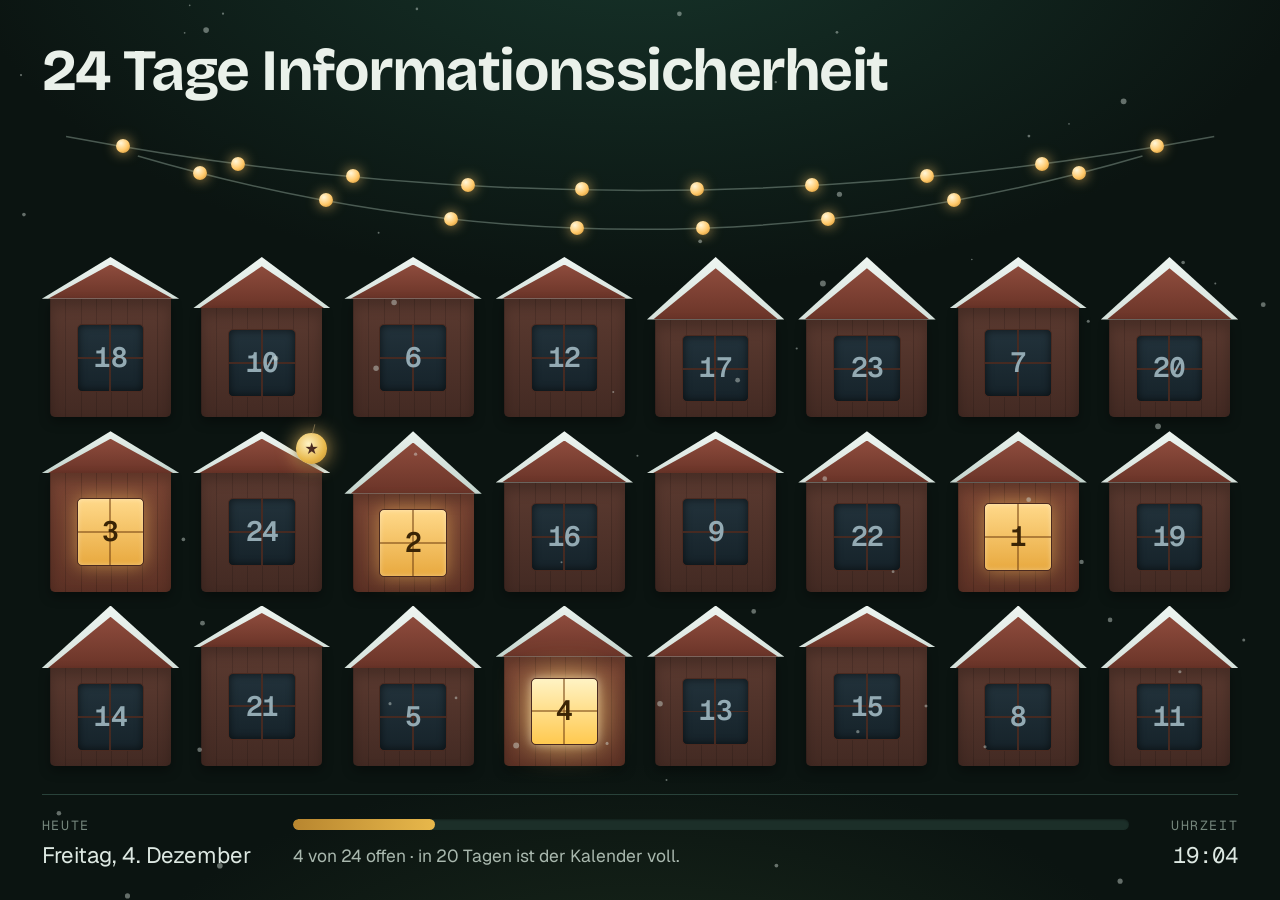
<file: index.html>
<!doctype html>
<html lang="de">
<head>
<meta charset="utf-8">
<meta name="viewport" content="width=device-width, initial-scale=1, viewport-fit=cover">
<meta name="theme-color" content="#0B1411">
<title>24 Tage Informationssicherheit</title>
<meta name="description" content="24 Tage Informationssicherheit – ein Türchen pro Tag für den Adventskalender am Infostand.">
<link rel="icon" href="data:image/svg+xml,%3Csvg xmlns='http://www.w3.org/2000/svg' viewBox='0 0 32 32'%3E%3Crect width='32' height='32' rx='7' fill='%230B1411'/%3E%3Cpath d='M16 7v18M7 16h18' stroke='%23E8B84B' stroke-width='2.5' stroke-linecap='round'/%3E%3Ccircle cx='16' cy='16' r='3.2' fill='%23E8B84B'/%3E%3C/svg%3E">
<link rel="stylesheet" href="static/style.css">
</head>
<body>
<main class="stage">
  <header class="masthead">
    <h1 class="title" id="title">24 Tage Informationssicherheit</h1>
  </header>

  <div class="garland" id="garland" aria-hidden="true"></div>

  <ol class="board" id="board" aria-label="Adventskalender">
    <noscript><li class="board-error">Bitte JavaScript einschalten – der Kalender braucht es.</li></noscript>
  </ol>

  <footer class="foot">
    <div class="foot-cell foot-date">
      <span class="foot-label" id="date-label">Heute</span>
      <span class="foot-value" id="date-value"></span>
    </div>
    <div class="foot-cell foot-progress">
      <div class="bar" id="bar" role="progressbar" aria-valuemin="0" aria-valuemax="24" aria-valuenow="0">
        <span class="bar-fill" id="bar-fill"></span>
      </div>
      <span class="foot-hint" id="hint"></span>
    </div>
    <div class="foot-cell foot-clock">
      <span class="foot-label" id="clock-label">Uhrzeit</span>
      <span class="foot-value foot-mono" id="clock-value">--:--</span>
    </div>
  </footer>
</main>

<div class="detail" id="detail" role="dialog" aria-modal="true" aria-labelledby="detail-title" hidden>
  <div class="detail-card" id="detail-card"></div>
</div>

<div class="toast" id="toast" role="status" aria-live="polite" hidden></div>

<script src="static/app.js"></script>
</body>
</html>
</file>
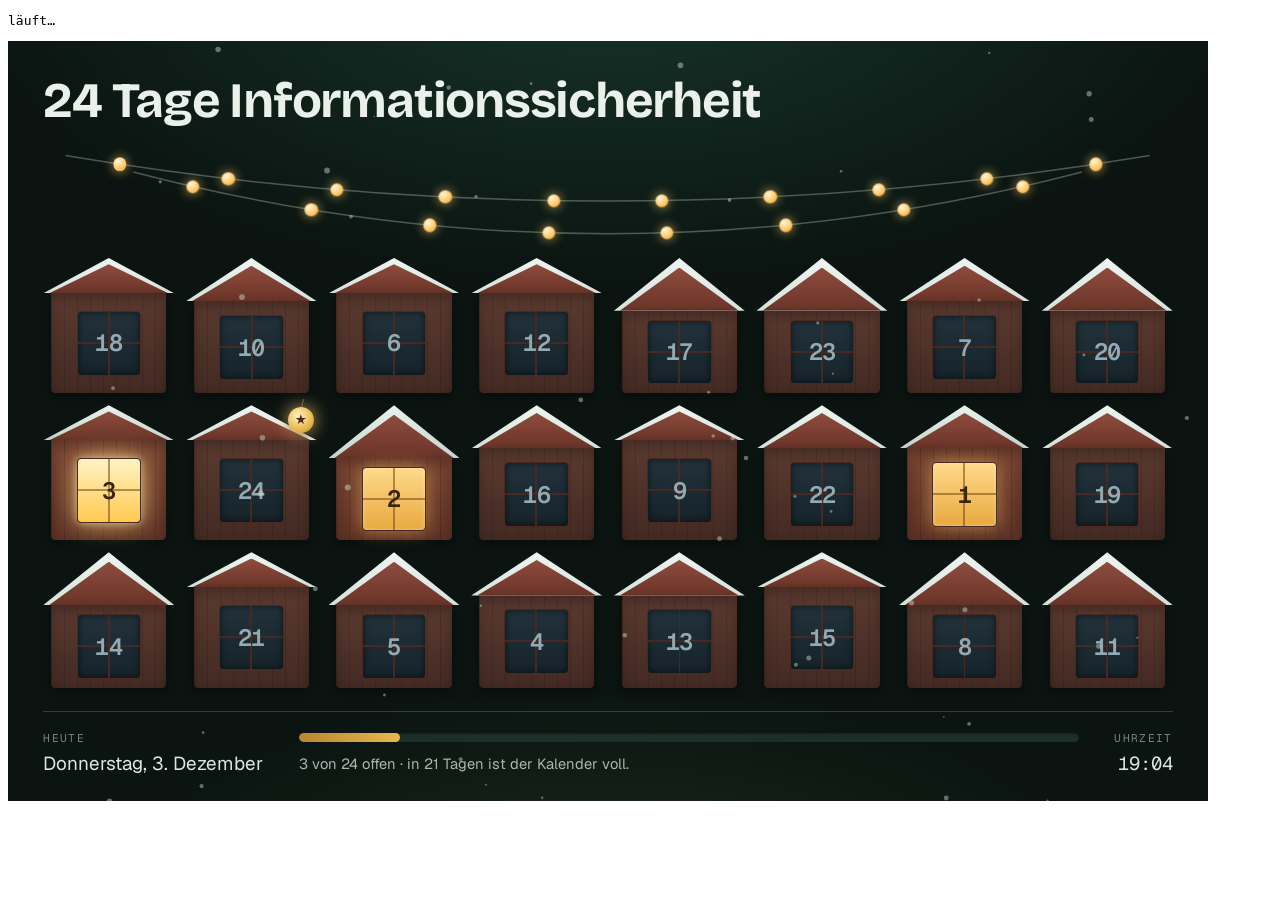
<file: _selftest.html>
<!doctype html>
<meta charset="utf-8">
<title>selftest</title>
<pre id="out">läuft…</pre>
<script>
const results = [];
const ok = (name, cond, extra = "") => results.push((cond ? "✓ " : "✗ ") + name + (extra ? " — " + extra : ""));

function load(query) {
  return new Promise((resolve) => {
    const f = document.createElement("iframe");
    f.style.cssText = "width:1200px;height:760px;border:0";
    f.src = "index.html" + query;
    f.onload = () => setTimeout(() => resolve(f), 1500);
    document.body.appendChild(f);
  });
}
const sleep = (ms) => new Promise((r) => setTimeout(r, ms));

(async () => {
  // 1) Quiz: falsche Antwort anklicken
  let f = await load("?tur=2&auto=aus");
  let d = f.contentDocument;
  ok("Detail offen (tur=2)", !d.getElementById("detail").hidden);
  const opts = d.querySelectorAll(".quiz-option");
  ok("drei Antworten", opts.length === 3);
  opts[0].click();
  ok("falsche Antwort markiert", opts[0].classList.contains("is-wrong"));
  ok("richtige Antwort markiert", opts[1].classList.contains("is-right"));
  ok("Erklärung erscheint", /Druck, eine knappe Frist/.test(d.querySelector(".quiz-explain")?.textContent || ""));
  ok("Optionen gesperrt", [...opts].every((o) => o.disabled));
  f.remove();

  // 2) Automatik: nach ~4 s öffnet sich ein Türchen von selbst
  f = await load("?datum=2026-12-03");
  d = f.contentDocument;
  await sleep(4000);
  const autoOpen = !d.getElementById("detail").hidden;
  ok("Automatik öffnet ein Türchen", autoOpen);
  if (autoOpen) {
    const title = d.querySelector(".detail-title")?.textContent || "";
    ok("Automatik zeigt heute (Tag 3)", /2FA/.test(title), title);
  }
  f.remove();

  // 3) Zukunft: Tag 24 geschlossen
  f = await load("?datum=2026-12-03&auto=aus");
  d = f.contentDocument;
  const doors = d.querySelectorAll(".door");
  ok("24 Türen", doors.length === 24);
  // Nach Position zu greifen wäre falsch: Das Raster ist gemischt.
  const door = (n) => d.querySelector(`.door[data-day="${n}"]`);
  ok("Tag 3 offen", door(3).getAttribute("aria-disabled") !== "true");
  ok("Tag 4 zu", door(4).getAttribute("aria-disabled") === "true");
  ok("Tag 3 als heute markiert", door(3).classList.contains("is-today"));
  ok("Fortschritt 3/24", d.getElementById("bar").getAttribute("aria-valuenow") === "3");
  door(6).click();
  ok("geschlossene Tür zeigt Hinweis", !d.getElementById("toast").hidden);
  f.remove();

  // 4) Vor dem Advent: alles zu
  f = await load("?datum=2026-11-12&auto=aus");
  d = f.contentDocument;
  ok("November: alle Türen zu", [...d.querySelectorAll(".door")].every((x) => x.getAttribute("aria-disabled") === "true"));
  ok("November: Hinweis auf den 1.12.", /1\. Dezember/.test(d.getElementById("hint").textContent));
  f.remove();

  // 5) Januar: Rückblick, alle offen
  f = await load("?datum=2027-01-05&auto=aus");
  d = f.contentDocument;
  ok("Januar: alle Türen offen", [...d.querySelectorAll(".door")].every((x) => x.getAttribute("aria-disabled") !== "true"));
  f.remove();

  // 6) Listenansicht: alle 24 Türchen, auch im November
  f = await load("?liste=1&datum=2026-11-12");
  d = f.contentDocument;
  const cards = d.querySelectorAll(".list-card");
  ok("Liste zeigt 24 Karten", cards.length === 24, String(cards.length));
  ok("Liste im November trotzdem vollständig", cards.length === 24);
  ok("Quiz-Lösung hervorgehoben", d.querySelectorAll(".list-options .is-right").length > 0);
  ok("kein Raster in der Liste", d.querySelectorAll(".door").length === 0);
  ok("keine Lichterkette in der Liste", d.querySelectorAll(".garland").length === 0);
  f.remove();

  // 7) Testmodus ?alle=1: alle offen, bleibt auch nach mehreren Ticks offen
  f = await load("?alle=1&auto=aus");
  d = f.contentDocument;
  await sleep(2500);   // mehrere tick()-Läufe abwarten
  const alleDoors = [...d.querySelectorAll(".door")];
  ok("?alle=1: alle 24 offen", alleDoors.every((x) => x.getAttribute("aria-disabled") !== "true"),
     String(alleDoors.filter((x) => x.getAttribute("aria-disabled") !== "true").length));
  ok("?alle=1 bleibt nach Ticks offen", alleDoors.every((x) => !x.classList.contains("is-future")));
  d.querySelector('.door[data-day="5"]').click();
  ok("?alle=1: Türchen öffnet sich", !d.getElementById("detail").hidden);
  ok("?alle=1: richtiges Türchen (5)", /Passwortschule|Länge schlägt/.test(
     d.querySelector(".detail-card")?.textContent || ""));
  f.remove();

  // 8) Dorf-Details: Dachhöhen wechseln, Tür 24 hat ein Schild, Birnen hängen
  f = await load("?alle=1&auto=aus");
  d = f.contentDocument;
  const roofs = new Set([...d.querySelectorAll(".hut")].map((h) => h.dataset.roof));
  ok("drei Dachhöhen im Dorf", roofs.size === 3, [...roofs].join(","));
  ok("genau ein Schild (Tür 24)", d.querySelectorAll(".hut-sign").length === 1);
  ok("Schild hängt an Tür 24",
     !!d.querySelector('.door[data-day="24"] .hut-sign'));
  ok("Lichterkette mit Birnen", d.querySelectorAll(".bulb").length > 8,
     String(d.querySelectorAll(".bulb").length));
  f.remove();

  // 9) Verstreute Hütten: alle 24 genau einmal, stabil, abschaltbar
  f = await load("?datum=2026-12-09&auto=aus");
  d = f.contentDocument;
  const orderA = [...d.querySelectorAll(".door")].map((x) => x.dataset.day);
  ok("Mischung: 24 Hütten", orderA.length === 24);
  ok("Mischung: jede Zahl genau einmal",
     new Set(orderA).size === 24 && orderA.every((v) => Number(v) >= 1 && Number(v) <= 24));
  ok("Mischung: nicht in Reihenfolge",
     orderA.join(",") !== Array.from({length:24},(_,i)=>String(i+1)).join(","));
  f.remove();

  f = await load("?datum=2026-12-09&auto=aus");
  d = f.contentDocument;
  const orderB = [...d.querySelectorAll(".door")].map((x) => x.dataset.day);
  ok("Mischung: stabil über Neuladen", orderA.join(",") === orderB.join(","));
  f.remove();

  f = await load("?datum=2026-12-09&auto=aus&geordnet=1");
  d = f.contentDocument;
  const ordered = [...d.querySelectorAll(".door")].map((x) => x.dataset.day);
  ok("?geordnet=1 stellt 1–24 wieder her",
     ordered.join(",") === Array.from({length:24},(_,i)=>String(i+1)).join(","));
  f.remove();

  f = await load("?datum=2026-12-09&auto=aus&seed=7");
  d = f.contentDocument;
  const seeded = [...d.querySelectorAll(".door")].map((x) => x.dataset.day);
  ok("?seed=7 ergibt andere Anordnung", seeded.join(",") !== orderA.join(","));
  ok("?seed=7 ist vollständig", new Set(seeded).size === 24);
  f.remove();

  document.getElementById("out").textContent = results.join("\n");
})();
</script>
</file>
<file: static/style.css>
/* 24 Tage Informationssicherheit — Display-Fassung für den Kundenstopper.
 *
 * Ein Bildschirm, eine Schriftgröße pro Rolle: alles in rem, skaliert über
 * clamp() mit der kürzeren Bildschirmkante (svmin). So bleibt das Layout auf
 * 43"-Kiosk, Laptop und Handy gleich aufgebaut.
 *
 * Farben sind Rollen: Komponenten nehmen nur Tokens, Dark Mode tauscht nur
 * die Tokens. Der Kalender ist absichtlich dunkel — er hängt drinnen und
 * wird aus der Nähe gelesen, nicht im Sonnenlicht.
 */
@layer reset, tokens, base, board, detail, utilities;

@font-face { font-family: "Geist"; src: url("fonts/geist.woff2") format("woff2"); font-weight: 100 900; font-display: swap; }
@font-face { font-family: "Bricolage Grotesque"; src: url("fonts/bricolage.woff2") format("woff2"); font-weight: 200 800; font-display: swap; }
@font-face { font-family: "Geist Mono"; src: url("fonts/geist-mono.woff2") format("woff2"); font-weight: 100 900; font-display: swap; }

@layer reset {
  *, *::before, *::after { box-sizing: border-box; }
  html { -webkit-text-size-adjust: 100%; text-size-adjust: 100%; }
  body { margin: 0; }
  [hidden] { display: none !important; }
}

@layer tokens {
  :root {
    color-scheme: dark;

    /* Tannengrün als Grund, warmes Gold als einzige „handeln“-Farbe. */
    --ground: #0B1411;
    --ground-2: #0F1B17;
    --surface: #152420;
    --surface-2: #1C2F29;
    --line: #29423A;
    --ink: #EAF1EA;
    --muted: #A9B8AE;
    --faint: #75867C;

    --accent: #E8B84B;          /* Gold: geöffnete Tür, Fortschritt */
    --accent-ink: #241A05;
    --accent-soft: #3A2E12;

    --snow: #DDE8E2;
    --door: #1F3A31;            /* geschlossene Tür */
    --door-ink: #B9CDC2;

    --ok: #7FCFA8;
    --ok-soft: #14312A;
    --bad: #F08A7E;
    --bad-soft: #3A1D19;

    /* type: Geist für UI, Bricolage für Display, Mono für Zahlen */
    --font-ui: "Geist", system-ui, -apple-system, "Segoe UI", sans-serif;
    --font-display: "Bricolage Grotesque", "Avenir Next", var(--font-ui);
    --font-mono: "Geist Mono", ui-monospace, "SF Mono", Menlo, monospace;

    /* Eine Skala, relativ zur kürzeren Kante. 1 svmin = 1 % der kürzeren
     * Bildschirmkante: auf 1080p sind das 10,8 px, auf einem Handy 3,9 px.
     * Der Faktor 1,75 macht aus dem Kiosk (1080p) eine 19-px-Einheit und
     * daraus 30 px Fließtext; die Obergrenze greift erst bei 4K. */
    --u: clamp(0.7rem, 1.55svmin, 1.9rem);
    --text-xs: calc(var(--u) * 0.95);
    --text-sm: calc(var(--u) * 1.25);
    --text-md: calc(var(--u) * 1.6);
    --text-lg: calc(var(--u) * 2.1);
    --text-xl: calc(var(--u) * 2.9);
    --text-2xl: calc(var(--u) * 4.2);
    --text-hero: calc(var(--u) * 7.4);

    --s-1: calc(var(--u) * 0.5);
    --s-2: calc(var(--u) * 1);
    --s-3: calc(var(--u) * 1.5);
    --s-4: calc(var(--u) * 2);
    --s-5: calc(var(--u) * 3);
    --s-6: calc(var(--u) * 4.5);

    --r-sm: calc(var(--u) * 0.9);
    --r-md: calc(var(--u) * 1.5);
    --r-lg: calc(var(--u) * 2.2);

    --tap: max(44px, calc(var(--u) * 4));

    --shadow-door: 0 2px 0 rgb(0 0 0 / 0.35), inset 0 1px 0 rgb(255 255 255 / 0.06);
    --shadow-lift: 0 12px 40px rgb(0 0 0 / 0.5), 0 2px 8px rgb(0 0 0 / 0.35);
  }
}

@layer base {
  html, body { min-height: 100%; }
  body {
    background:
      radial-gradient(ellipse 90% 70% at 50% -10%, #17352b 0%, transparent 60%),
      radial-gradient(ellipse 70% 50% at 50% 115%, #1a2a1c 0%, transparent 60%),
      var(--ground);
    color: var(--ink);
    font-family: var(--font-ui);
    font-size: var(--text-md);
    line-height: 1.45;
    -webkit-font-smoothing: antialiased;
    overflow-x: hidden;
    cursor: default;
    user-select: none;
  }

  h1, h2, h3, p { margin: 0; }
  button { font: inherit; color: inherit; background: none; border: 0; padding: 0; cursor: pointer; }
  :focus-visible { outline: calc(var(--u) * 0.35) solid var(--accent); outline-offset: calc(var(--u) * 0.35); }

  .stage {
    min-height: 100svh;
    height: 100svh;
    display: grid;
    /* Kopf · Lichterkette · Dorf · Fuß. Die Kette bekommt ihre eigene Zeile,
     * sonst landet das Board in einer impliziten auto-Zeile und läuft über. */
    grid-template-rows: auto auto minmax(0, 1fr) auto;
    /* Grid-Kinder haben min-width:auto — ohne das schiebt ein langer Text
     * die ganze Seite breiter als den Bildschirm. */
    grid-template-columns: minmax(0, 1fr);
    gap: var(--s-4);
    padding: var(--s-5) var(--s-5) var(--s-4);
    max-width: 1700px;
    margin: 0 auto;
  }
  /* Hochkant: das Raster soll die volle Höhe nutzen, nicht mittig schweben. */
  @media (max-aspect-ratio: 4/5) {
    .stage { max-width: 1100px; }
  }
}

@layer board {
  /* --- Kopf ------------------------------------------------------------- */
  /* Eine Zeile, eine Aussage: „24 Tage Informationssicherheit". Kicker und
   * Subline sind bewusst weg — auf drei Meter zählt nur die Überschrift. */
  .masthead { display: grid; gap: var(--s-2); }
  .title {
    font-family: var(--font-display);
    font-size: var(--text-2xl);
    font-weight: 700;
    letter-spacing: -0.025em;
    line-height: 1.02;
    /* Kein max-width: Der Titel bricht an der Wortgrenze um
     * („24 Tage" / „Informationssicherheit") statt mitten im Wort. */
    text-wrap: balance;
  }

  /* --- Lichterkette ----------------------------------------------------- */
  /* Zwei Ketten hängen über dem Dorf. Die Kurve zeichnet app.js in SVG,
   * die Birnen sind HTML-Punkte darüber — so bleiben sie rund und blinken
   * unabhängig voneinander. */
  .garland {
    position: relative;
    /* Genug Höhe für einen sichtbaren Durchhang: Bei 1280 × 800 sind das
     * 96 px, auf dem Kiosk entsprechend mehr. */
    height: clamp(3rem, 12svmin, 9rem);
    pointer-events: none;
    /* Die unteren Birnen hängen leicht in den Rand des Rasters hinein. */
    margin-bottom: calc(var(--u) * -0.6);
    overflow: visible;
  }
  .garland svg { display: block; width: 100%; height: 100%; }
  .bulb {
    position: absolute;
    border-radius: 50%;
    transform: translate(-50%, -50%);
    background: radial-gradient(circle at 35% 30%, #FFF6D8, #FFC96B 55%, #C98A2A);
    box-shadow: 0 0 calc(var(--u) * 0.9) rgb(255 205 110 / 0.75);
    animation: bulb-twinkle 2.8s ease-in-out infinite;
  }

  @keyframes bulb-twinkle {
    0%, 100% { opacity: 0.45; box-shadow: 0 0 calc(var(--u) * 0.4) rgb(255 205 110 / 0.35); }
    50%      { opacity: 1;    box-shadow: 0 0 calc(var(--u) * 1.2) rgb(255 215 130 / 0.9); }
  }

  /* --- Raster ----------------------------------------------------------- */
  /* 8 × 3 auf dem Display: 43" im Hochformat, aus 3 m lesbar. */
  .board {
    list-style: none;
    margin: 0;
    padding: 0;
    display: grid;
    grid-template-columns: repeat(8, minmax(0, 1fr));
    grid-template-rows: repeat(3, minmax(0, 1fr));
    gap: clamp(var(--s-2), 1.1svmin, var(--s-3));
    min-height: 0;
  }
  .board > li { display: grid; min-height: 0; min-width: 0; }

  /* Eine Tür ist eine kleine Hütte: Satteldach mit Schnee, Holzwand,
   * Fenster mit der Zahl. Geschlossen ist das Fenster dunkel und kalt,
   * geöffnet leuchtet es warm — das ist der ganze Zustandsunterschied. */
  .door {
    position: relative;
    display: grid;
    place-items: end center;
    width: 100%;
    height: 100%;
    min-height: 0;
    padding: 0;
    background: none;
    border: 0;
    color: var(--door-ink);
    -webkit-tap-highlight-color: transparent;
  }

  .hut {
    position: relative;
    display: grid;
    grid-template-rows: 32% 68%;
    width: 100%;
    height: 100%;
    transition: transform 160ms ease;
  }

  /* Drei Dachhöhen im Wechsel — ein Dorf, kein Stempelraster. Der Anteil
   * geht zu Lasten der Wand, die Hütte bleibt gleich hoch. */
  .hut[data-roof="1"] { grid-template-rows: 26% 74%; }
  .hut[data-roof="2"] { grid-template-rows: 32% 68%; }
  .hut[data-roof="3"] { grid-template-rows: 39% 61%; }

  /* --- Dach -------------------------------------------------------------- */
  /* Schnee liegt auf den Schrägen: eine weiße Dreiecksfläche, darauf das
   * Holzdach leicht eingerückt — so bleibt an beiden Kanten Schnee stehen. */
  .hut-roof {
    position: relative;
    background: linear-gradient(180deg, #EAF2ED, #C4D5CE);
    clip-path: polygon(50% 0%, 100% 100%, 0% 100%);
  }
  /* Holzdach sitzt eingerückt unter dem Schnee: an First und Traufen bleibt
   * ein weißer Saum stehen. Oben mehr, unten weniger — so sieht es nach
   * Schnee aus und nicht nach einem Rahmen. */
  .hut-roof::after {
    content: "";
    position: absolute;
    inset: 18% 4.5% 0 4.5%;
    background: linear-gradient(180deg, #8E4C3D, #6A3428);
    clip-path: polygon(50% 0%, 100% 100%, 0% 100%);
  }

  /* --- Wand -------------------------------------------------------------- */
  .hut-body {
    position: relative;
    justify-self: center;
    width: 88%;
    height: 100%;
    display: grid;
    place-items: center;
    border-radius: 0 0 calc(var(--u) * 0.35) calc(var(--u) * 0.35);
    /* Holzbohlen: feine senkrechte Fugen */
    background:
      repeating-linear-gradient(90deg, rgb(0 0 0 / 0.16) 0 1px, transparent 1px calc(var(--u) * 1.1)),
      linear-gradient(180deg, #7A4534, #5C3125);
    box-shadow: inset 0 calc(var(--u) * 0.5) calc(var(--u) * 1) rgb(0 0 0 / 0.25),
                0 calc(var(--u) * 0.35) calc(var(--u) * 0.8) rgb(0 0 0 / 0.35);
  }

  /* --- Fenster ----------------------------------------------------------- */
  .hut-window {
    display: grid;
    place-items: center;
    /* Die Ziffer sitzt mittig im Fenster; das Kreuz bleibt dahinter. */
    width: 56%;
    aspect-ratio: 1;
    border-radius: calc(var(--u) * 0.35);
    background: linear-gradient(180deg, #22323B, #16232A);
    border: calc(var(--u) * 0.12) solid #4A2A20;
    color: #93AAB3;
    box-shadow: inset 0 0 calc(var(--u) * 0.6) rgb(0 0 0 / 0.6);
    transition: background 400ms ease, color 400ms ease, box-shadow 400ms ease;
  }
  /* Fensterkreuz */
  .hut-window::before {
    content: "";
    position: absolute;
    inset: 0;
    background:
      linear-gradient(90deg, transparent calc(50% - 1px), rgb(74 42 32 / 0.9) calc(50% - 1px) calc(50% + 1px), transparent calc(50% + 1px)),
      linear-gradient(180deg, transparent calc(50% - 1px), rgb(74 42 32 / 0.9) calc(50% - 1px) calc(50% + 1px), transparent calc(50% + 1px));
    pointer-events: none;
  }
  .hut-window { position: relative; }

  .door-day {
    position: relative;
    z-index: 1;
    font-family: var(--font-mono);
    /* Füllt das Fenster, bleibt aber bei zweistelligen Zahlen im Rahmen. */
    font-size: clamp(0.85rem, 3.1svmin, 2.4rem);
    font-weight: 600;
    letter-spacing: -0.03em;
    line-height: 1;
    font-variant-numeric: tabular-nums;
  }

  /* --- Zustände ---------------------------------------------------------- */
  /* offen: das Fenster leuchtet warm */
  .door.is-open .hut-window {
    background: linear-gradient(180deg, #FFD98A, #E8A93F);
    color: #3A2405;
    box-shadow: 0 0 calc(var(--u) * 1.4) rgb(255 196 92 / 0.55),
                inset 0 0 calc(var(--u) * 0.4) rgb(255 255 255 / 0.35);
  }
  .door.is-open .hut-window::before {
    background:
      linear-gradient(90deg, transparent calc(50% - 1px), rgb(120 70 20 / 0.55) calc(50% - 1px) calc(50% + 1px), transparent calc(50% + 1px)),
      linear-gradient(180deg, transparent calc(50% - 1px), rgb(120 70 20 / 0.55) calc(50% - 1px) calc(50% + 1px), transparent calc(50% + 1px));
  }

  /* heute: das hellste Licht im Dorf */
  .door.is-today .hut-window {
    background: linear-gradient(180deg, #FFF3C4, #FFC94F);
    color: #3A2405;
    box-shadow: 0 0 calc(var(--u) * 2.2) rgb(255 214 120 / 0.85),
                0 0 calc(var(--u) * 0.6) rgb(255 255 255 / 0.5);
    animation: window-glow 3.2s ease-in-out infinite;
  }

  /* geschlossen: kein Licht, Zahl kaum sichtbar */
  .door.is-future .hut-body {
    background:
      repeating-linear-gradient(90deg, rgb(0 0 0 / 0.14) 0 1px, transparent 1px calc(var(--u) * 1.1)),
      linear-gradient(180deg, #5B3A30, #432A23);
  }
  .door.is-future .hut-roof {
    background: linear-gradient(180deg, #EEF5F1, #D6E2DC);
  }

  /* --- Schild über Tür 24 ----------------------------------------------- */
  /* Ein kleines Sternenschild über dem Dach markiert den Heiligabend. Es
   * sitzt über der Hütte, nicht in ihr — deshalb absolut im Türfeld. */
  /* Das Schild hängt seitlich am Dachfirst — dort ist im Raster Platz, ohne
   * in die Hütte der Reihe darüber zu ragen. */
  .hut-sign {
    position: absolute;
    top: calc(var(--u) * 0.15);
    right: calc(var(--u) * 0.25);
    display: grid;
    place-items: center;
    width: calc(var(--u) * 2.2);
    height: calc(var(--u) * 2.2);
    border-radius: 50%;
    background: radial-gradient(circle at 40% 35%, #FFF3C4, #E8B84B 60%, #B8862F);
    color: #4A2A20;
    font-size: calc(var(--u) * 1.15);
    line-height: 1;
    box-shadow: 0 0 calc(var(--u) * 1.4) rgb(255 205 110 / 0.8),
                0 calc(var(--u) * 0.25) calc(var(--u) * 0.5) rgb(0 0 0 / 0.4);
    animation: sign-sway 4.5s ease-in-out infinite;
    pointer-events: none;
  }
  /* Kleine Aufhängung: zwei Fäden zum Dachfirst */
  /* Aufhängung: ein kurzer Faden nach oben links zum Dach. */
  .hut-sign::before {
    content: "";
    position: absolute;
    top: calc(var(--u) * -0.7);
    left: 50%;
    width: 1px;
    height: calc(var(--u) * 0.7);
    background: rgb(200 170 120 / 0.5);
    transform-origin: bottom center;
    transform: rotate(14deg);
  }

  @keyframes sign-sway {
    0%, 100% { transform: rotate(-4deg); }
    50%      { transform: rotate(4deg); }
  }

  .door:not([aria-disabled="true"]):hover .hut { transform: translateY(calc(var(--u) * -0.3)); }
  .door:not([aria-disabled="true"]):active .hut { transform: scale(0.96); }

  /* neu geöffnet: kurzer Lichtschub */
  .door.is-new .hut-window { animation: window-light 1200ms ease both; }

  /* Sonderfall: Türchen außerhalb des Advents (1.–24. Dez.) */
  .door.is-muted { opacity: 0.38; }

  @keyframes window-glow {
    0%, 100% { box-shadow: 0 0 calc(var(--u) * 2.2) rgb(255 214 120 / 0.85), 0 0 calc(var(--u) * 0.6) rgb(255 255 255 / 0.5); }
    50%      { box-shadow: 0 0 calc(var(--u) * 3.4) rgb(255 214 120 / 0.55), 0 0 calc(var(--u) * 1.0) rgb(255 255 255 / 0.35); }
  }
  @keyframes window-light {
    0%   { filter: brightness(1); }
    25%  { filter: brightness(1.9); }
    100% { filter: brightness(1); }
  }

  .board-error {
    grid-column: 1 / -1;
    color: var(--bad);
    text-align: center;
    font-size: var(--text-lg);
  }

  /* --- Fußzeile --------------------------------------------------------- */
  .foot {
    display: grid;
    grid-template-columns: auto minmax(0, 1fr) auto;
    align-items: center;
    gap: var(--s-5);
    border-top: 1px solid var(--line);
    padding-top: var(--s-3);
  }
  .foot-cell { display: grid; gap: calc(var(--u) * 0.35); min-width: 0; }
  .foot-hint { overflow-wrap: anywhere; }
  .foot-label {
    font-family: var(--font-mono);
    font-size: var(--text-xs);
    letter-spacing: 0.12em;
    text-transform: uppercase;
    color: var(--faint);
  }
  .foot-value { font-size: var(--text-md); color: var(--snow); }
  .foot-mono { font-family: var(--font-mono); font-variant-numeric: tabular-nums; }
  .foot-progress { gap: var(--s-2); }
  .foot-clock { justify-items: end; text-align: right; }

  .bar {
    height: calc(var(--u) * 0.75);
    border-radius: 999px;
    background: var(--surface-2);
    overflow: hidden;
    box-shadow: inset 0 1px 2px rgb(0 0 0 / 0.35);
  }
  .bar-fill {
    display: block;
    height: 100%;
    width: 0%;
    border-radius: inherit;
    background: linear-gradient(90deg, #b8862f, var(--accent));
    transition: width 800ms cubic-bezier(0.2, 0.7, 0.2, 1);
  }
  .foot-hint { color: var(--muted); font-size: var(--text-sm); }
}

@layer detail {
  /* Vollbild-Overlay statt Modal-Box: aus 3 m Entfernung ist ein Dialog
   * in der Mitte des 43" nicht mehr lesbar. */
  .detail {
    position: fixed;
    inset: 0;
    z-index: 10;
    display: grid;
    place-items: center;
    padding: var(--s-5);
    background: rgb(5 10 8 / 0.82);
    backdrop-filter: blur(6px);
    -webkit-backdrop-filter: blur(6px);
    animation: fade-in 200ms ease both;
  }
  .detail-card {
    width: min(100%, 1400px);
    /* 8 × 3 auf 16:9: 1500 px ist breiter als der sichtbare Bereich in einem
     * 1200-px-Screenshot, aber auf dem 43" (3840 × 2160) genau richtig. */
    max-height: calc(100svh - var(--s-6));
    overflow-y: auto;
    display: grid;
    grid-template-columns: minmax(0, 1fr) minmax(0, 1.15fr);
    align-items: center;
    gap: var(--s-6);
    padding: var(--s-5);
    border-radius: var(--r-lg);
    background: linear-gradient(165deg, var(--ground-2), #101c17);
    border: 1px solid var(--line);
    box-shadow: var(--shadow-lift);
    animation: rise-in 280ms cubic-bezier(0.2, 0.7, 0.2, 1) both;
  }

  .detail-left { display: grid; align-content: start; gap: var(--s-3); }
  .detail-eyebrow {
    display: flex;
    align-items: center;
    gap: var(--s-2);
    font-family: var(--font-mono);
    font-size: var(--text-sm);
    letter-spacing: 0.12em;
    text-transform: uppercase;
    color: var(--accent);
  }
  .detail-num {
    display: grid;
    place-items: center;
    min-width: calc(var(--u) * 3.2);
    height: calc(var(--u) * 3.2);
    padding: 0 calc(var(--u) * 0.6);
    border-radius: var(--r-sm);
    background: var(--accent);
    color: var(--accent-ink);
    font-family: var(--font-mono);
    font-size: var(--text-lg);
    letter-spacing: 0;
  }
  .detail-motto { font-family: var(--font-mono); color: var(--muted); font-size: var(--text-sm); letter-spacing: 0.1em; text-transform: uppercase; }
  .detail-title {
    font-family: var(--font-display);
    font-size: var(--text-xl);
    font-weight: 700;
    line-height: 1.05;
    letter-spacing: -0.02em;
  }
  .detail-lead { font-size: var(--text-md); color: var(--snow); max-width: 34ch; }

  .detail-right { display: grid; align-content: start; gap: var(--s-4); }
  .detail-body { font-size: var(--text-md); color: var(--muted); max-width: 52ch; }

  .detail-action {
    display: flex;
    gap: var(--s-3);
    padding: var(--s-3) var(--s-4);
    border-radius: var(--r-md);
    background: var(--accent-soft);
    border: 1px solid color-mix(in oklab, var(--accent) 35%, transparent);
    font-size: var(--text-md);
    color: var(--snow);
  }
  .detail-action strong { color: var(--accent); font-family: var(--font-mono); font-size: var(--text-sm); letter-spacing: 0.1em; text-transform: uppercase; display: block; margin-bottom: calc(var(--u) * 0.3); }

  /* Quiz */
  .quiz { display: grid; gap: var(--s-3); }
  .quiz-q { font-size: var(--text-md); color: var(--snow); }
  .quiz-options { display: grid; gap: var(--s-2); }
  .quiz-option {
    display: flex;
    align-items: flex-start;
    gap: var(--s-3);
    width: 100%;
    padding: var(--s-3) var(--s-4);
    border-radius: var(--r-md);
    background: var(--surface);
    border: 1px solid var(--line);
    text-align: left;
    font-size: var(--text-md);
    min-height: var(--tap);
    transition: border-color 140ms ease, background 140ms ease, transform 140ms ease;
  }
  .quiz-option:hover:not(:disabled) { border-color: var(--accent); transform: translateX(calc(var(--u) * 0.3)); }
  .quiz-option:disabled { cursor: default; }
  .quiz-mark {
    flex: none;
    display: grid;
    place-items: center;
    width: calc(var(--u) * 2);
    height: calc(var(--u) * 2);
    border-radius: 50%;
    background: var(--surface-2);
    color: var(--muted);
    font-family: var(--font-mono);
    font-size: var(--text-sm);
  }
  .quiz-option.is-right { background: var(--ok-soft); border-color: var(--ok); }
  .quiz-option.is-right .quiz-mark { background: var(--ok); color: #062015; }
  .quiz-option.is-wrong { background: var(--bad-soft); border-color: var(--bad); }
  .quiz-option.is-wrong .quiz-mark { background: var(--bad); color: #2a0d0a; }

  .quiz-result { display: grid; gap: var(--s-2); }
  .quiz-verdict { font-size: var(--text-lg); font-family: var(--font-display); font-weight: 700; }
  .quiz-verdict.is-right { color: var(--ok); }
  .quiz-verdict.is-wrong { color: var(--bad); }
  .quiz-explain { color: var(--muted); font-size: var(--text-md); }

  /* Challenge */
  .steps { list-style: none; margin: 0; padding: 0; display: grid; gap: var(--s-3); counter-reset: step; }
  .steps li {
    display: flex;
    gap: var(--s-3);
    font-size: var(--text-md);
    color: var(--snow);
  }
  .steps li::before {
    counter-increment: step;
    content: counter(step);
    flex: none;
    display: grid;
    place-items: center;
    width: calc(var(--u) * 2.4);
    height: calc(var(--u) * 2.4);
    border-radius: 50%;
    border: 1px solid var(--accent);
    color: var(--accent);
    font-family: var(--font-mono);
    font-size: var(--text-sm);
  }

  .detail-foot { display: flex; align-items: center; justify-content: space-between; gap: var(--s-4); margin-top: var(--s-2); }
  .detail-close {
    display: inline-flex;
    align-items: center;
    gap: var(--s-2);
    min-height: var(--tap);
    padding: 0 var(--s-4);
    border-radius: 999px;
    background: var(--accent);
    color: var(--accent-ink);
    font-weight: 600;
    font-size: var(--text-md);
  }
  .detail-close:hover { background: color-mix(in oklab, var(--accent) 88%, white); }
  .detail-nav { display: flex; gap: var(--s-2); }
  .detail-nav button {
    min-height: var(--tap);
    min-width: var(--tap);
    padding: 0 var(--s-3);
    border-radius: 999px;
    border: 1px solid var(--line);
    color: var(--muted);
    font-size: var(--text-sm);
  }
  .detail-nav button:disabled { opacity: 0.35; cursor: default; }
  .detail-nav button:not(:disabled):hover { border-color: var(--accent); color: var(--accent); }

  .detail-teaser { color: var(--muted); font-size: var(--text-md); }
  .detail-teaser strong { color: var(--accent); }

  @keyframes fade-in { from { opacity: 0; } to { opacity: 1; } }
  @keyframes rise-in { from { opacity: 0; transform: translateY(calc(var(--u) * 1.5)) scale(0.99); } to { opacity: 1; transform: none; } }
}

@layer utilities {
  .toast {
    position: fixed;
    left: 50%;
    bottom: var(--s-5);
    transform: translateX(-50%);
    z-index: 20;
    padding: var(--s-3) var(--s-5);
    border-radius: 999px;
    background: var(--surface);
    border: 1px solid var(--line);
    box-shadow: var(--shadow-lift);
    font-size: var(--text-md);
    animation: fade-in 160ms ease both;
  }

  /* Kleine Fenster (Laptop, Handy): Detailkarte einspaltig. */
  @media (max-width: 1000px) {
    .detail-card { grid-template-columns: 1fr; }
  }

  /* Hochkant-Display (der Kundenstopper ist 610 × 1810 mm → eher 3:4) */
  @media (max-aspect-ratio: 4/5) {
    .board { grid-template-columns: repeat(4, minmax(0, 1fr)); grid-template-rows: repeat(6, minmax(0, 1fr)); }
    .detail-card { grid-template-columns: 1fr; }
    .detail-lead { max-width: none; }
  }

  /* Handy: vier Spalten, aber die Türen behalten ihre Höhe — das Raster
   * darf scrollen, statt die Schrift unter die Lesbarkeit zu quetschen. */
  @media (max-width: 700px) {
    .stage {
      padding: var(--s-4) var(--s-3) var(--s-3);
      min-height: 0;
      height: auto;
      grid-template-rows: auto auto auto auto;
    }
    .detail { padding: var(--s-3); }
    .detail-card { gap: var(--s-4); padding: var(--s-4); }
    .foot { grid-template-columns: minmax(0, auto) minmax(0, 1fr); }
    .foot-clock { display: none; }
    .board {
      grid-template-columns: repeat(4, minmax(0, 1fr));
      grid-template-rows: none;
      gap: var(--s-2);
    }
    .board > li { aspect-ratio: 1 / 0.8; }
    .door-day { font-size: clamp(0.8rem, 4.2svmin, 1.6rem); }
    .hut-sign {
      width: calc(var(--u) * 1.7);
      height: calc(var(--u) * 1.7);
      font-size: calc(var(--u) * 0.9);
      top: calc(var(--u) * 0.1);
      right: calc(var(--u) * 0.1);
    }
    .title {
      font-size: var(--text-xl);
      /* „Informationssicherheit" hat keine Trennstelle und passt hier nicht
       * in eine Zeile — umbrechen im Wort ist besser als abschneiden. */
      overflow-wrap: anywhere;
      text-wrap: wrap;
    }
  }

  @media (prefers-reduced-motion: reduce) {
    *, *::before, *::after { animation: none !important; transition: none !important; }
  }
}

/* --- Listenansicht (?liste=1) ---------------------------------------------
 * Korrekturlesen am Schreibtisch, nicht auf dem Display: Fließtext in
 * Lesegröße, Raster je nach Fensterbreite. */
@layer utilities {
  .list {
    display: grid;
    gap: var(--s-5);
    padding-bottom: var(--s-5);
    user-select: text;
  }
  .list-head { display: grid; gap: var(--s-2); }
  .list-kicker {
    font-family: var(--font-mono);
    font-size: var(--text-sm);
    letter-spacing: 0.14em;
    text-transform: uppercase;
    color: var(--accent);
  }
  .list .title { max-width: none; }
  .list-back {
    justify-self: start;
    color: var(--accent);
    font-size: var(--text-sm);
    text-decoration: none;
    padding: var(--s-1) 0;
  }
  .list-back:hover { text-decoration: underline; }

  .list-grid {
    display: grid;
    grid-template-columns: repeat(auto-fill, minmax(min(100%, 30rem), 1fr));
    gap: var(--s-4);
  }
  .list-card {
    display: grid;
    align-content: start;
    gap: var(--s-2);
    padding: var(--s-4);
    border-radius: var(--r-md);
    background: var(--surface);
    border: 1px solid var(--line);
  }
  .list-top { display: flex; align-items: center; gap: var(--s-2); }
  .list-num {
    display: grid;
    place-items: center;
    min-width: calc(var(--u) * 2.6);
    height: calc(var(--u) * 2.6);
    border-radius: var(--r-sm);
    background: var(--accent);
    color: var(--accent-ink);
    font-family: var(--font-mono);
    font-weight: 600;
  }
  .list-kind {
    font-family: var(--font-mono);
    font-size: var(--text-xs);
    letter-spacing: 0.12em;
    text-transform: uppercase;
    color: var(--accent);
  }
  .list-title {
    font-family: var(--font-display);
    font-size: var(--text-lg);
    line-height: 1.15;
    letter-spacing: -0.01em;
  }
  .list-lead { color: var(--snow); font-size: var(--text-md); }
  .list-body, .list-q, .list-explain { color: var(--muted); font-size: var(--text-sm); }
  .list-options, .list-steps {
    margin: 0;
    padding-left: var(--s-4);
    display: grid;
    gap: var(--s-1);
    font-size: var(--text-sm);
    color: var(--muted);
  }
  .list-options .is-right { color: var(--ok); font-weight: 600; }
  .list-action {
    font-size: var(--text-sm);
    color: var(--snow);
    background: var(--accent-soft);
    border-left: calc(var(--u) * 0.25) solid var(--accent);
    padding: var(--s-2) var(--s-3);
    border-radius: var(--r-sm);
  }
  .list-action strong {
    font-family: var(--font-mono);
    font-size: var(--text-xs);
    letter-spacing: 0.1em;
    text-transform: uppercase;
    color: var(--accent);
  }
  .list-closing { font-family: var(--font-display); font-size: var(--text-md); color: var(--accent); }
  .list-foot { color: var(--faint); font-size: var(--text-sm); }
}
</file>
